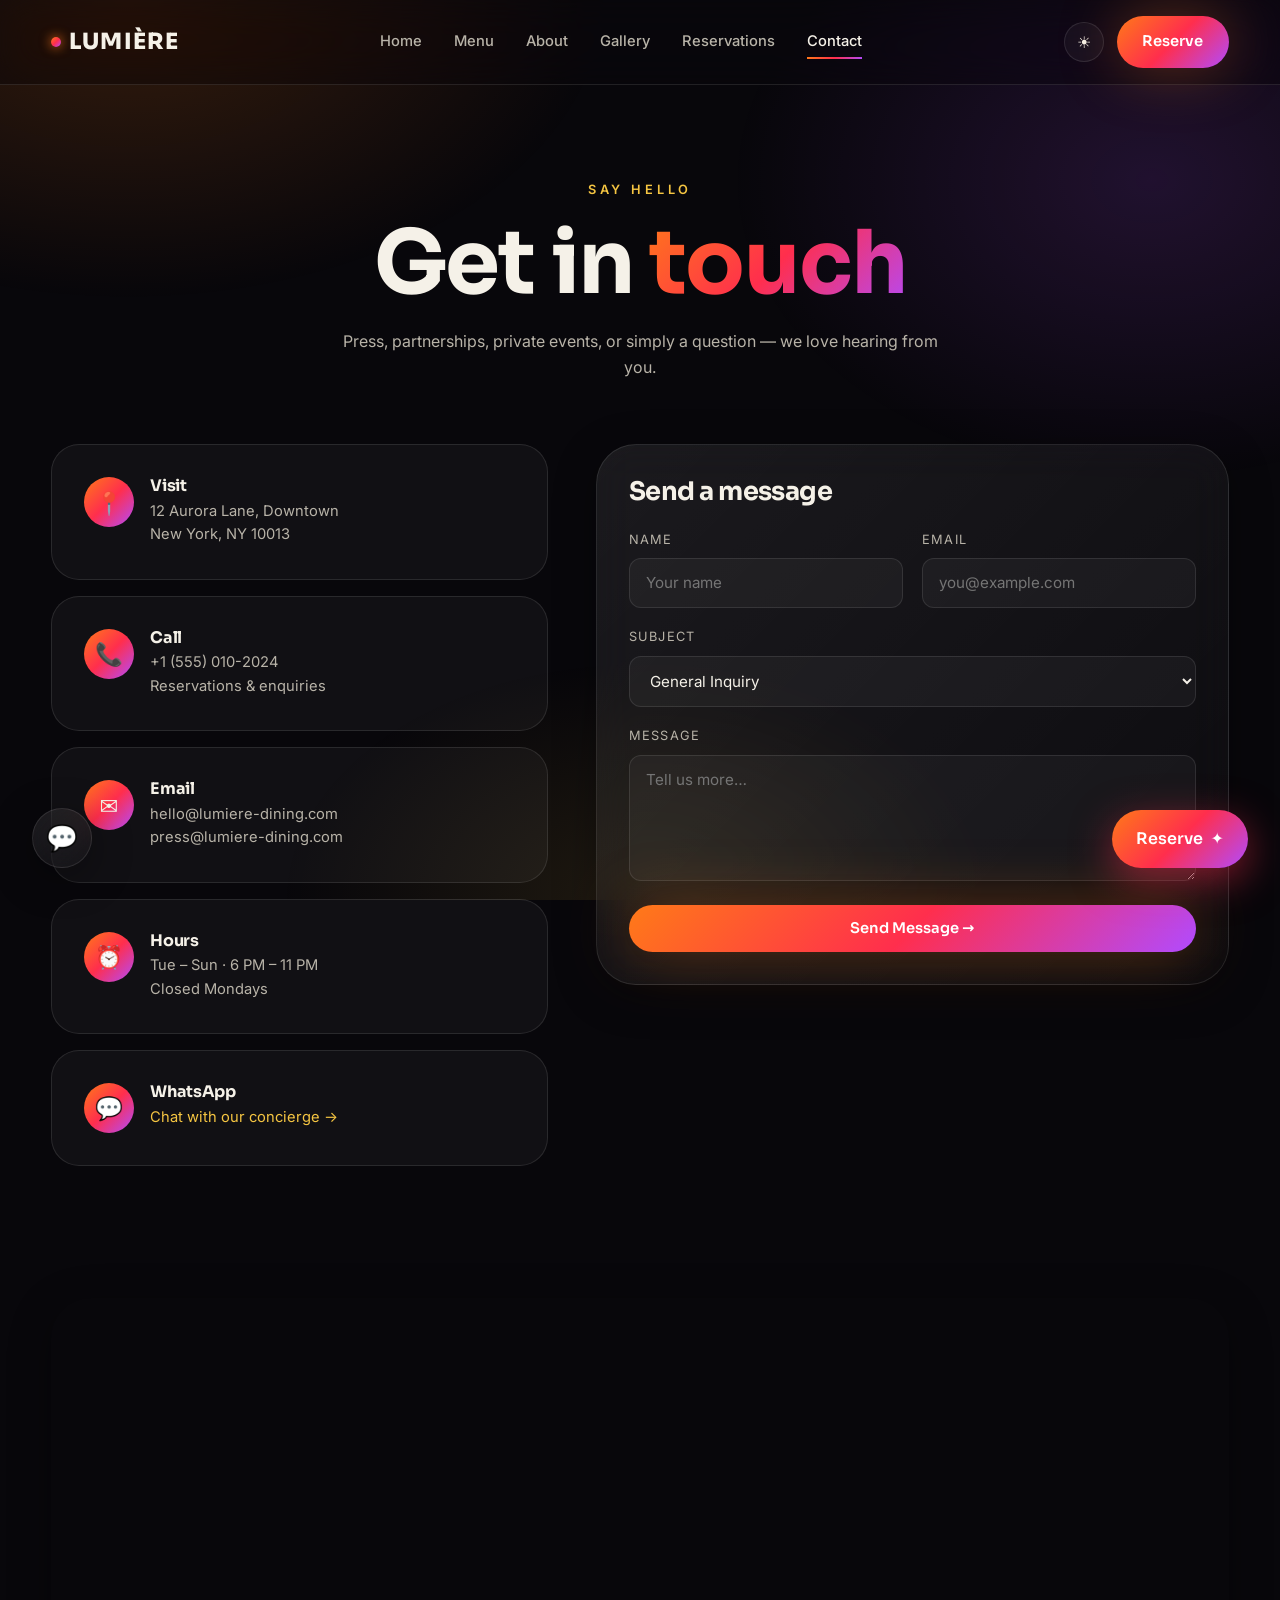
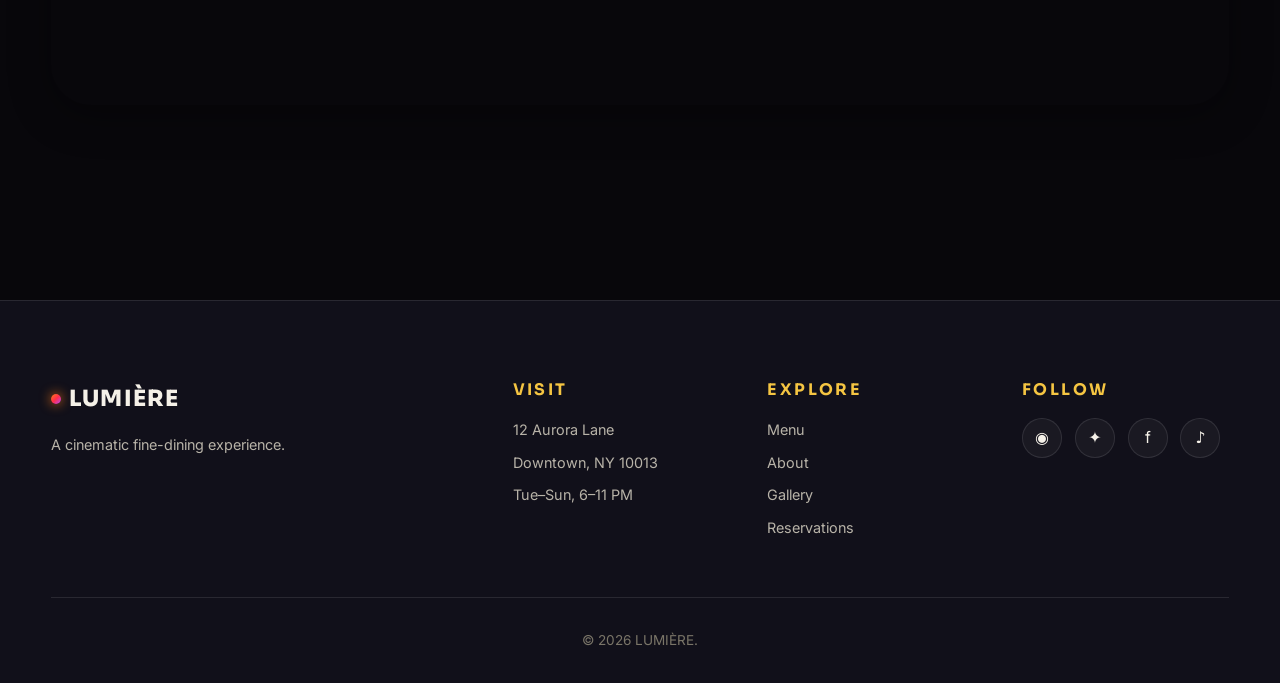
<file: contact.html>
<!DOCTYPE html>
<html lang="en">
<head>
<meta charset="UTF-8" />
<meta name="viewport" content="width=device-width, initial-scale=1.0" />
<title>Contact — LUMIÈRE</title>
<meta name="description" content="Find us, call us, message us. LUMIÈRE — 12 Aurora Lane, Downtown NY." />
<meta property="og:title" content="Contact LUMIÈRE" />
<meta property="og:description" content="Location, hours, and direct contact." />
<link rel="preconnect" href="https://fonts.googleapis.com" />
<link href="https://fonts.googleapis.com/css2?family=Sora:wght@400;600;700;800&family=Inter:wght@300;400;500;600;700&display=swap" rel="stylesheet" />
<link rel="stylesheet" href="style.css" />
</head>
<body>

<div class="loader"><div class="loader-logo">LUMIÈRE</div></div>

<nav class="navbar">
  <div class="container nav-inner">
    <a href="index.html" class="logo"><span class="logo-dot"></span>LUMIÈRE</a>
    <div class="nav-links">
      <a href="index.html">Home</a><a href="menu.html">Menu</a><a href="about.html">About</a><a href="gallery.html">Gallery</a><a href="reservations.html">Reservations</a><a href="contact.html">Contact</a>
    </div>
    <div class="nav-actions">
      <button class="theme-toggle">☀</button>
      <a href="reservations.html" class="btn btn-primary">Reserve</a>
      <button class="hamburger">☰</button>
    </div>
  </div>
</nav>

<header class="page-header">
  <div class="container">
    <span class="eyebrow">Say Hello</span>
    <h1>Get in <span class="gradient-text">touch</span></h1>
    <p>Press, partnerships, private events, or simply a question — we love hearing from you.</p>
  </div>
</header>

<section class="section" style="padding-top:0;">
  <div class="container contact-grid">
    <div>
      <div class="info-card reveal"><div class="ico">📍</div><div><h4>Visit</h4><p>12 Aurora Lane, Downtown<br/>New York, NY 10013</p></div></div>
      <div class="info-card reveal"><div class="ico">📞</div><div><h4>Call</h4><p>+1 (555) 010-2024<br/>Reservations & enquiries</p></div></div>
      <div class="info-card reveal"><div class="ico">✉</div><div><h4>Email</h4><p>hello@lumiere-dining.com<br/>press@lumiere-dining.com</p></div></div>
      <div class="info-card reveal"><div class="ico">⏰</div><div><h4>Hours</h4><p>Tue – Sun · 6 PM – 11 PM<br/>Closed Mondays</p></div></div>
      <div class="info-card reveal"><div class="ico">💬</div><div><h4>WhatsApp</h4><p><a href="https://wa.me/15550102024" style="color:var(--gold);">Chat with our concierge →</a></p></div></div>
    </div>
    <div>
      <form id="contact-form" class="form-card reveal" style="padding:2rem;">
        <h3 style="margin-bottom:1.5rem;">Send a message</h3>
        <div class="form-grid">
          <div class="field"><label>Name</label><input type="text" required placeholder="Your name" /></div>
          <div class="field"><label>Email</label><input type="email" required placeholder="you@example.com" /></div>
          <div class="field full"><label>Subject</label>
            <select required>
              <option>General Inquiry</option>
              <option>Private Event</option>
              <option>Press / Media</option>
              <option>Partnerships</option>
              <option>Feedback</option>
            </select>
          </div>
          <div class="field full"><label>Message</label><textarea required placeholder="Tell us more…" rows="5"></textarea></div>
        </div>
        <button type="submit" class="btn btn-primary" style="margin-top:1.5rem; width:100%;">Send Message →</button>
      </form>
    </div>
  </div>
</section>

<section class="section" style="padding-top:0;">
  <div class="container reveal" style="border-radius:var(--r-xl); overflow:hidden; box-shadow:var(--shadow-soft);">
    <iframe class="map" src="https://www.openstreetmap.org/export/embed.html?bbox=-74.011%2C40.715%2C-74.001%2C40.722&layer=mapnik" allowfullscreen></iframe>
  </div>
</section>

<footer class="footer">
  <div class="container">
    <div class="footer-grid">
      <div><a href="index.html" class="logo"><span class="logo-dot"></span>LUMIÈRE</a><p style="margin-top:1rem; max-width:320px;">A cinematic fine-dining experience.</p></div>
      <div><h4>Visit</h4><ul><li>12 Aurora Lane</li><li>Downtown, NY 10013</li><li>Tue–Sun, 6–11 PM</li></ul></div>
      <div><h4>Explore</h4><ul><li><a href="menu.html">Menu</a></li><li><a href="about.html">About</a></li><li><a href="gallery.html">Gallery</a></li><li><a href="reservations.html">Reservations</a></li></ul></div>
      <div><h4>Follow</h4><div class="socials"><a href="#">◉</a><a href="#">✦</a><a href="#">f</a><a href="#">♪</a></div></div>
    </div>
    <div class="footer-bot">© 2026 LUMIÈRE.</div>
  </div>
</footer>

<a class="float-reserve" href="reservations.html"><span>Reserve</span> ✦</a>
<div class="chatbot">
  <button class="chatbot-btn">💬</button>
  <div class="chatbot-panel">
    <div class="chatbot-head"><strong>Concierge</strong><button style="background:none;border:0;color:#fff;font-size:1.3rem;cursor:pointer;">×</button></div>
    <div class="chatbot-body"><div class="msg bot">Hi! How can we help you today?</div></div>
    <div class="chatbot-input"><input type="text" placeholder="Type a message…" /><button>↑</button></div>
  </div>
</div>

<script src="script.js"></script>
</body>
</html>
</file>
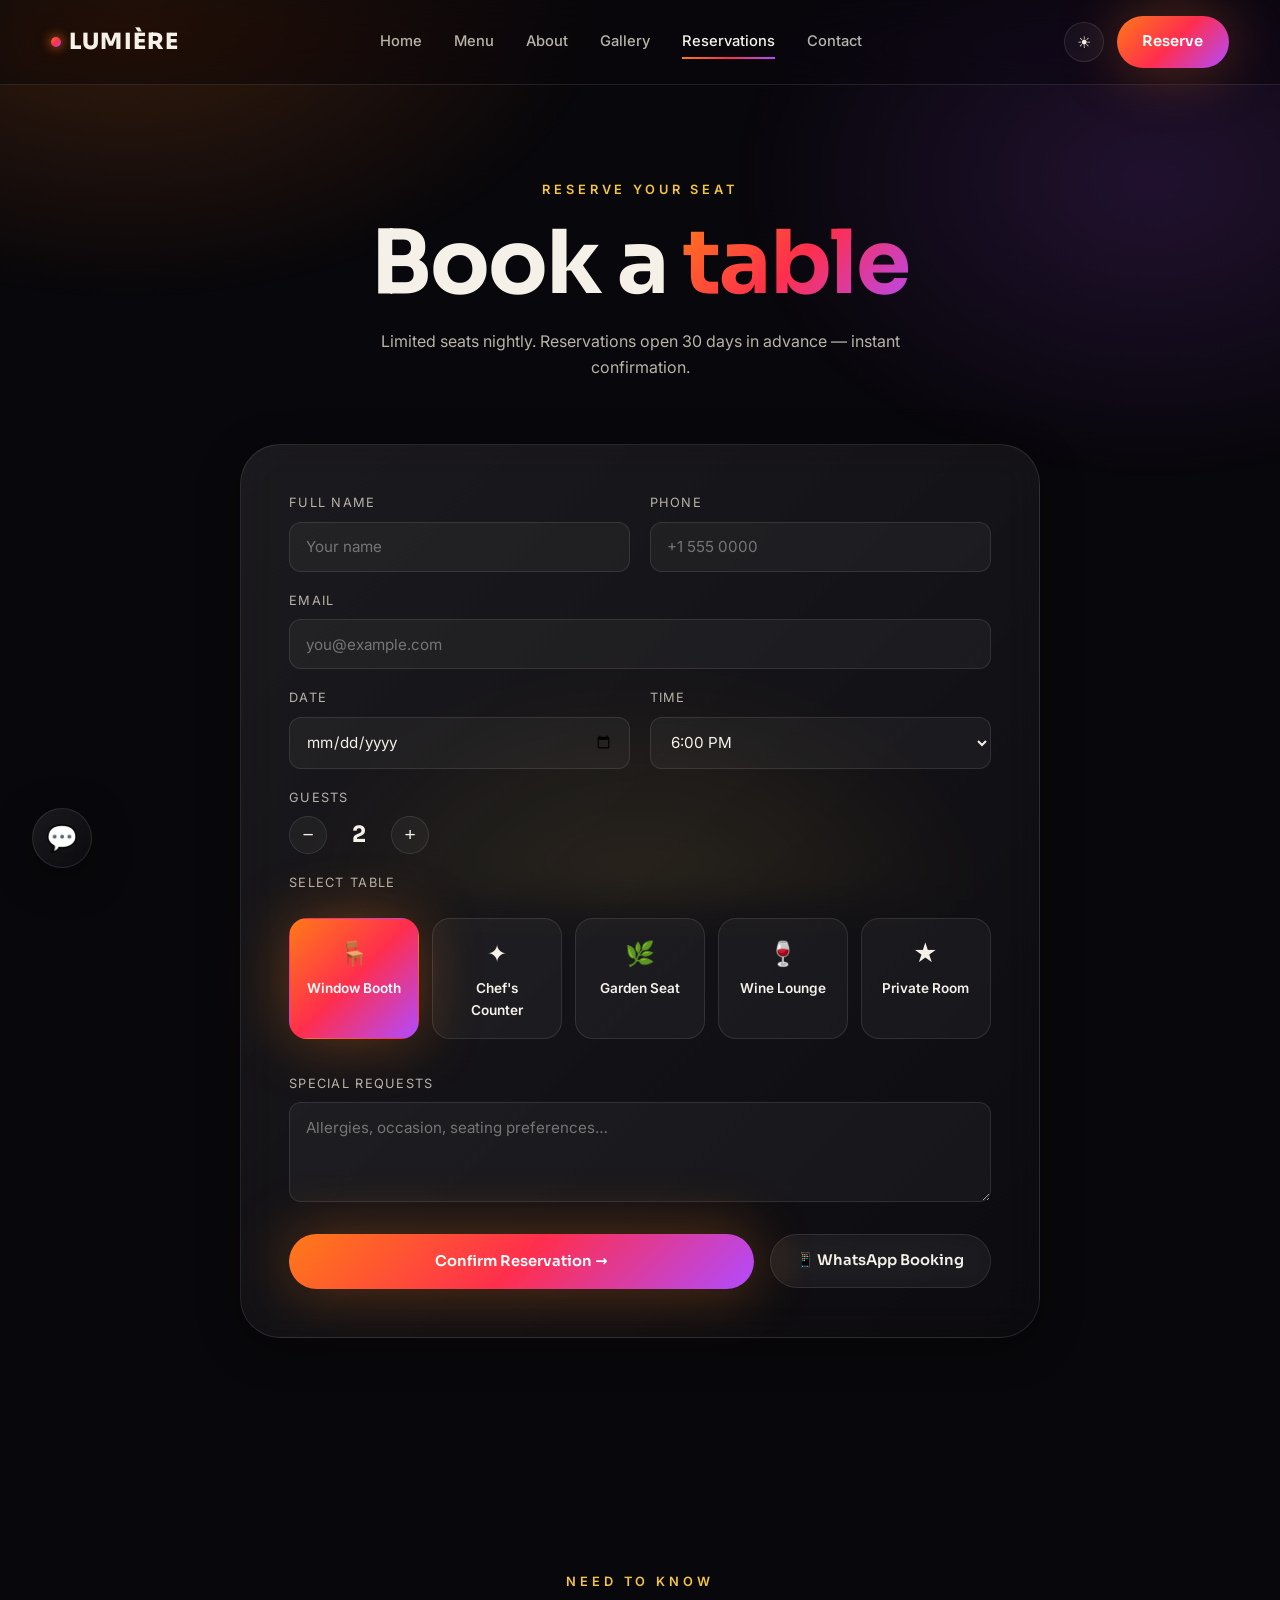
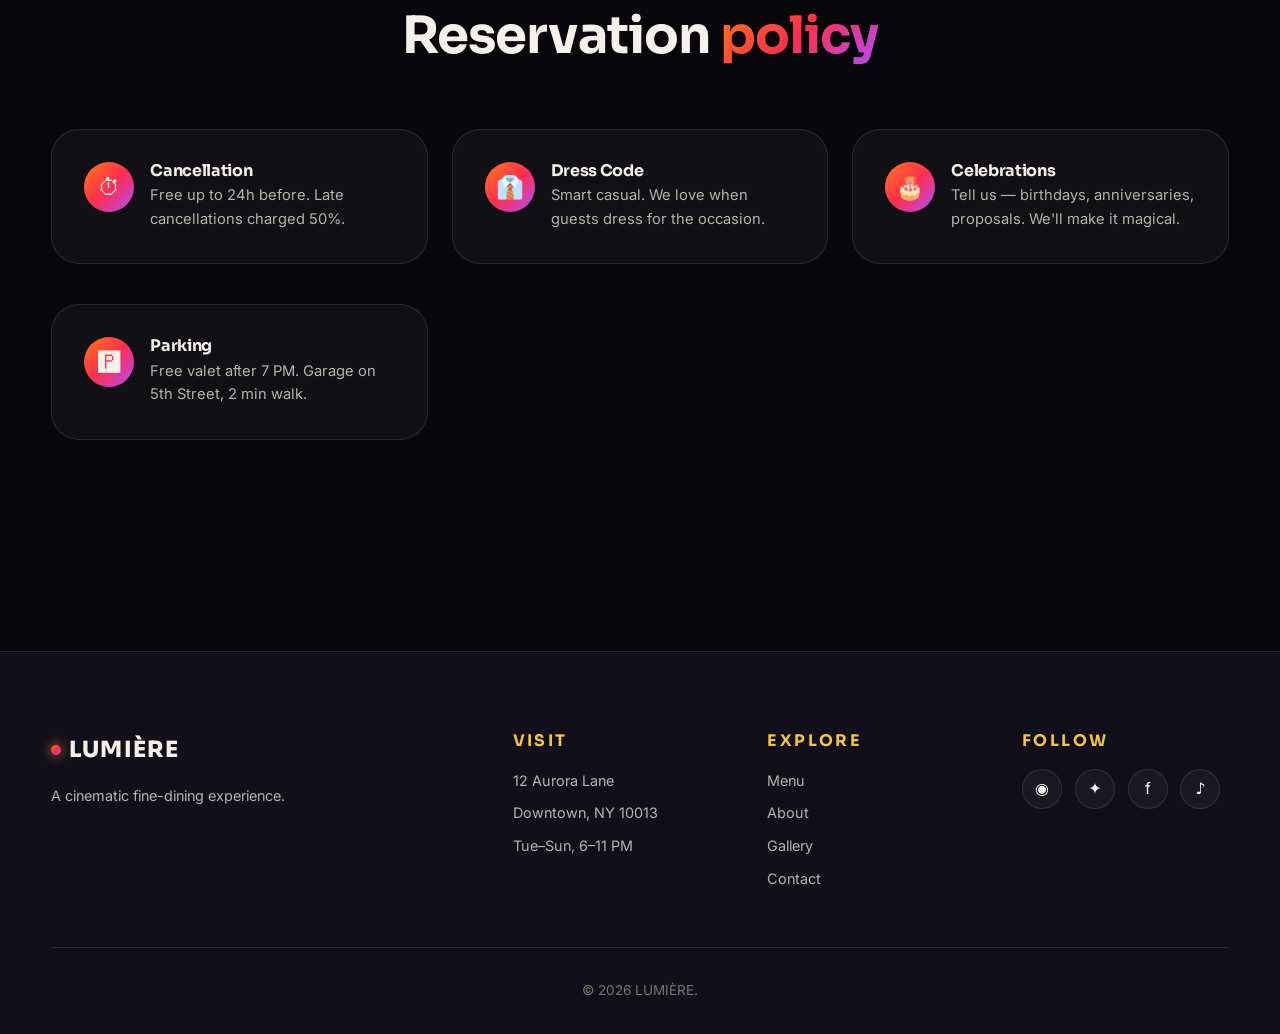
<file: reservations.html>
<!DOCTYPE html>
<html lang="en">
<head>
<meta charset="UTF-8" />
<meta name="viewport" content="width=device-width, initial-scale=1.0" />
<title>Reservations — LUMIÈRE</title>
<meta name="description" content="Reserve your table at LUMIÈRE. Instant confirmation, table selection, and WhatsApp booking." />
<meta property="og:title" content="Reserve at LUMIÈRE" />
<meta property="og:description" content="Book your cinematic dining experience." />
<link rel="preconnect" href="https://fonts.googleapis.com" />
<link href="https://fonts.googleapis.com/css2?family=Sora:wght@400;600;700;800&family=Inter:wght@300;400;500;600;700&display=swap" rel="stylesheet" />
<link rel="stylesheet" href="style.css" />
</head>
<body>

<div class="loader"><div class="loader-logo">LUMIÈRE</div></div>

<nav class="navbar">
  <div class="container nav-inner">
    <a href="index.html" class="logo"><span class="logo-dot"></span>LUMIÈRE</a>
    <div class="nav-links">
      <a href="index.html">Home</a><a href="menu.html">Menu</a><a href="about.html">About</a><a href="gallery.html">Gallery</a><a href="reservations.html">Reservations</a><a href="contact.html">Contact</a>
    </div>
    <div class="nav-actions">
      <button class="theme-toggle">☀</button>
      <a href="reservations.html" class="btn btn-primary">Reserve</a>
      <button class="hamburger">☰</button>
    </div>
  </div>
</nav>

<header class="page-header">
  <div class="container">
    <span class="eyebrow">Reserve Your Seat</span>
    <h1>Book a <span class="gradient-text">table</span></h1>
    <p>Limited seats nightly. Reservations open 30 days in advance — instant confirmation.</p>
  </div>
</header>

<section class="section" style="padding-top:0;">
  <div class="container">
    <form id="reservation-form" class="form-card reveal">
      <div class="form-grid">
        <div class="field"><label>Full Name</label><input type="text" required placeholder="Your name" /></div>
        <div class="field"><label>Phone</label><input type="tel" required placeholder="+1 555 0000" /></div>
        <div class="field full"><label>Email</label><input type="email" required placeholder="you@example.com" /></div>
        <div class="field"><label>Date</label><input type="date" required /></div>
        <div class="field"><label>Time</label>
          <select required>
            <option>6:00 PM</option><option>6:30 PM</option><option>7:00 PM</option>
            <option>7:30 PM</option><option>8:00 PM</option><option>8:30 PM</option>
            <option>9:00 PM</option><option>9:30 PM</option>
          </select>
        </div>
        <div class="field full">
          <label>Guests</label>
          <div class="counter">
            <button type="button" class="minus">−</button>
            <span>2</span>
            <button type="button" class="plus">+</button>
          </div>
        </div>
        <div class="field full">
          <label>Select Table</label>
          <div class="tables">
            <div class="table-opt sel"><div class="ico">🪑</div><div class="lbl">Window Booth</div></div>
            <div class="table-opt"><div class="ico">✦</div><div class="lbl">Chef's Counter</div></div>
            <div class="table-opt"><div class="ico">🌿</div><div class="lbl">Garden Seat</div></div>
            <div class="table-opt"><div class="ico">🍷</div><div class="lbl">Wine Lounge</div></div>
            <div class="table-opt"><div class="ico">★</div><div class="lbl">Private Room</div></div>
          </div>
        </div>
        <div class="field full"><label>Special Requests</label><textarea placeholder="Allergies, occasion, seating preferences…"></textarea></div>
      </div>
      <div style="display:flex; gap:1rem; flex-wrap:wrap; margin-top:2rem;">
        <button type="submit" class="btn btn-primary" style="flex:1; min-width:200px;">Confirm Reservation →</button>
        <a href="https://wa.me/15550000000" target="_blank" class="btn btn-ghost">📱 WhatsApp Booking</a>
      </div>
    </form>
  </div>
</section>

<section class="section">
  <div class="container">
    <div class="section-head reveal">
      <span class="eyebrow">Need to Know</span>
      <h2>Reservation <span class="gradient-text">policy</span></h2>
    </div>
    <div class="dish-grid">
      <div class="info-card reveal"><div class="ico">⏱</div><div><h4>Cancellation</h4><p>Free up to 24h before. Late cancellations charged 50%.</p></div></div>
      <div class="info-card reveal"><div class="ico">👔</div><div><h4>Dress Code</h4><p>Smart casual. We love when guests dress for the occasion.</p></div></div>
      <div class="info-card reveal"><div class="ico">🎂</div><div><h4>Celebrations</h4><p>Tell us — birthdays, anniversaries, proposals. We'll make it magical.</p></div></div>
      <div class="info-card reveal"><div class="ico">🅿</div><div><h4>Parking</h4><p>Free valet after 7 PM. Garage on 5th Street, 2 min walk.</p></div></div>
    </div>
  </div>
</section>

<footer class="footer">
  <div class="container">
    <div class="footer-grid">
      <div><a href="index.html" class="logo"><span class="logo-dot"></span>LUMIÈRE</a><p style="margin-top:1rem; max-width:320px;">A cinematic fine-dining experience.</p></div>
      <div><h4>Visit</h4><ul><li>12 Aurora Lane</li><li>Downtown, NY 10013</li><li>Tue–Sun, 6–11 PM</li></ul></div>
      <div><h4>Explore</h4><ul><li><a href="menu.html">Menu</a></li><li><a href="about.html">About</a></li><li><a href="gallery.html">Gallery</a></li><li><a href="contact.html">Contact</a></li></ul></div>
      <div><h4>Follow</h4><div class="socials"><a href="#">◉</a><a href="#">✦</a><a href="#">f</a><a href="#">♪</a></div></div>
    </div>
    <div class="footer-bot">© 2026 LUMIÈRE.</div>
  </div>
</footer>

<div class="chatbot">
  <button class="chatbot-btn">💬</button>
  <div class="chatbot-panel">
    <div class="chatbot-head"><strong>Concierge</strong><button style="background:none;border:0;color:#fff;font-size:1.3rem;cursor:pointer;">×</button></div>
    <div class="chatbot-body"><div class="msg bot">Need help booking? I can guide you through every step.</div></div>
    <div class="chatbot-input"><input type="text" placeholder="Type a message…" /><button>↑</button></div>
  </div>
</div>

<script src="script.js"></script>
</body>
</html>
</file>
<file: style.css>
/* ============================================
   LUMIÈRE — Futuristic Restaurant Stylesheet
   ============================================ */
:root {
  --bg: #08070b;
  --bg-2: #11101a;
  --surface: rgba(255, 255, 255, 0.04);
  --surface-2: rgba(255, 255, 255, 0.08);
  --border: rgba(255, 255, 255, 0.10);
  --text: #f5f1e8;
  --text-dim: #b8b3a8;
  --muted: #7a7568;
  --orange: #ff7a18;
  --gold: #f5c542;
  --red: #ff2e4d;
  --neon: #b14bff;
  --cream: #f8e8c8;
  --grad-warm: linear-gradient(135deg, #ff7a18 0%, #ff2e4d 50%, #b14bff 100%);
  --grad-gold: linear-gradient(135deg, #f5c542 0%, #ff7a18 100%);
  --grad-glass: linear-gradient(135deg, rgba(255,255,255,.08), rgba(255,255,255,.02));
  --shadow-soft: 0 10px 40px rgba(0,0,0,.35);
  --shadow-glow: 0 0 60px rgba(255,122,24,.35);
  --r-sm: 12px;
  --r-md: 18px;
  --r-lg: 28px;
  --r-xl: 40px;
  --font-display: "Sora", "Poppins", system-ui, sans-serif;
  --font-body: "Inter", "Poppins", system-ui, sans-serif;
}

/* Light mode */
body.light {
  --bg: #faf7f1;
  --bg-2: #f1ece1;
  --surface: rgba(0, 0, 0, 0.04);
  --surface-2: rgba(0, 0, 0, 0.07);
  --border: rgba(0, 0, 0, 0.10);
  --text: #1a1714;
  --text-dim: #4a463e;
  --muted: #8a8478;
  --grad-glass: linear-gradient(135deg, rgba(255,255,255,.7), rgba(255,255,255,.3));
}

* { box-sizing: border-box; margin: 0; padding: 0; }
html { scroll-behavior: smooth; }
body {
  background: var(--bg);
  color: var(--text);
  font-family: var(--font-body);
  line-height: 1.6;
  overflow-x: hidden;
  min-height: 100vh;
  transition: background .4s ease, color .4s ease;
}

/* Ambient glow bg */
body::before {
  content: "";
  position: fixed;
  inset: 0;
  background:
    radial-gradient(800px 500px at 10% 0%, rgba(255,122,24,.18), transparent 60%),
    radial-gradient(700px 500px at 90% 20%, rgba(177,75,255,.15), transparent 60%),
    radial-gradient(600px 400px at 50% 100%, rgba(245,197,66,.10), transparent 60%);
  z-index: -1;
  pointer-events: none;
}

img { max-width: 100%; display: block; }
a { color: inherit; text-decoration: none; }

/* Typography */
h1, h2, h3, h4 { font-family: var(--font-display); font-weight: 700; letter-spacing: -.02em; line-height: 1.1; }
h1 { font-size: clamp(2.5rem, 6vw, 5.5rem); }
h2 { font-size: clamp(2rem, 4vw, 3.5rem); }
h3 { font-size: clamp(1.3rem, 2vw, 1.7rem); }
.eyebrow {
  display: inline-block;
  font-size: .8rem;
  letter-spacing: .3em;
  text-transform: uppercase;
  color: var(--gold);
  font-weight: 600;
  margin-bottom: 1rem;
}
.gradient-text {
  background: var(--grad-warm);
  -webkit-background-clip: text;
  background-clip: text;
  color: transparent;
}

/* Layout */
.container { width: min(1280px, 92%); margin: 0 auto; }
.section { padding: clamp(4rem, 9vw, 8rem) 0; position: relative; }

/* ============ NAVBAR ============ */
.navbar {
  position: fixed;
  top: 0; left: 0; right: 0;
  z-index: 100;
  padding: 1rem 0;
  background: rgba(8,7,11,.5);
  backdrop-filter: blur(20px) saturate(160%);
  -webkit-backdrop-filter: blur(20px) saturate(160%);
  border-bottom: 1px solid var(--border);
  transition: all .3s ease;
}
body.light .navbar { background: rgba(250,247,241,.7); }
.navbar.scrolled { padding: .6rem 0; }
.nav-inner { display: flex; align-items: center; justify-content: space-between; gap: 2rem; }
.logo {
  font-family: var(--font-display);
  font-weight: 800;
  font-size: 1.4rem;
  letter-spacing: .05em;
  display: flex; align-items: center; gap: .5rem;
}
.logo-dot {
  width: 10px; height: 10px;
  border-radius: 50%;
  background: var(--grad-warm);
  box-shadow: 0 0 12px var(--orange);
  animation: pulse 2s ease-in-out infinite;
}
@keyframes pulse {
  0%, 100% { transform: scale(1); opacity: 1; }
  50% { transform: scale(1.3); opacity: .7; }
}
.nav-links { display: flex; gap: 2rem; align-items: center; }
.nav-links a {
  font-size: .92rem;
  font-weight: 500;
  color: var(--text-dim);
  position: relative;
  padding: .3rem 0;
  transition: color .2s;
}
.nav-links a::after {
  content: "";
  position: absolute; bottom: 0; left: 0;
  width: 0; height: 2px;
  background: var(--grad-warm);
  transition: width .3s ease;
}
.nav-links a:hover, .nav-links a.active { color: var(--text); }
.nav-links a:hover::after, .nav-links a.active::after { width: 100%; }
.nav-actions { display: flex; align-items: center; gap: .8rem; }
.theme-toggle {
  width: 40px; height: 40px;
  border-radius: 50%;
  border: 1px solid var(--border);
  background: var(--surface);
  color: var(--text);
  cursor: pointer;
  display: grid; place-items: center;
  transition: all .2s;
  font-size: 1rem;
}
.theme-toggle:hover { background: var(--surface-2); transform: rotate(20deg); }
.hamburger {
  display: none;
  width: 40px; height: 40px;
  border-radius: 50%;
  border: 1px solid var(--border);
  background: var(--surface);
  color: var(--text);
  cursor: pointer;
  font-size: 1.2rem;
}

/* Buttons */
.btn {
  display: inline-flex; align-items: center; justify-content: center; gap: .5rem;
  padding: .9rem 1.6rem;
  border-radius: 999px;
  font-family: var(--font-display);
  font-weight: 600;
  font-size: .92rem;
  cursor: pointer;
  border: none;
  transition: transform .2s ease, box-shadow .3s ease, background .3s ease;
  white-space: nowrap;
}
.btn-primary {
  background: var(--grad-warm);
  color: #fff;
  box-shadow: var(--shadow-glow);
}
.btn-primary:hover { transform: translateY(-2px); box-shadow: 0 0 80px rgba(255,46,77,.5); }
.btn-ghost {
  background: var(--surface);
  color: var(--text);
  border: 1px solid var(--border);
  backdrop-filter: blur(10px);
}
.btn-ghost:hover { background: var(--surface-2); transform: translateY(-2px); }
.btn-gold {
  background: var(--grad-gold);
  color: #1a1714;
}
.btn-gold:hover { transform: translateY(-2px); box-shadow: 0 10px 30px rgba(245,197,66,.4); }

/* ============ HERO ============ */
.hero {
  position: relative;
  min-height: 100vh;
  display: flex;
  align-items: center;
  overflow: hidden;
  padding-top: 80px;
}
.hero-video, .hero-bg {
  position: absolute;
  inset: 0;
  width: 100%;
  height: 100%;
  object-fit: cover;
  z-index: -2;
}
.hero-overlay {
  position: absolute; inset: 0;
  background: linear-gradient(180deg, rgba(8,7,11,.4) 0%, rgba(8,7,11,.75) 60%, var(--bg) 100%);
  z-index: -1;
}
.hero-content { max-width: 900px; }
.hero h1 {
  font-size: clamp(3rem, 8vw, 7rem);
  font-weight: 800;
  margin: 1rem 0 1.5rem;
}
.hero h1 .line { display: block; opacity: 0; transform: translateY(30px); animation: rise .9s ease forwards; }
.hero h1 .line:nth-child(2) { animation-delay: .15s; }
.hero h1 .line:nth-child(3) { animation-delay: .3s; }
@keyframes rise { to { opacity: 1; transform: translateY(0); } }
.hero p {
  font-size: clamp(1rem, 1.4vw, 1.2rem);
  color: var(--text-dim);
  max-width: 600px;
  margin-bottom: 2.5rem;
  opacity: 0; animation: rise .9s ease .45s forwards;
}
.hero-cta { display: flex; gap: .8rem; flex-wrap: wrap; opacity: 0; animation: rise .9s ease .6s forwards; }

.hero-stats {
  position: absolute;
  bottom: 8rem; right: 5%;
  display: flex; gap: 2rem;
  padding: 1.2rem 1.8rem;
  background: var(--grad-glass);
  backdrop-filter: blur(20px);
  border: 1px solid var(--border);
  border-radius: var(--r-md);
  opacity: 0; animation: rise .9s ease 1s forwards;
}
.hero-stats .stat strong { display: block; font-family: var(--font-display); font-size: 1.6rem; background: var(--grad-gold); -webkit-background-clip: text; background-clip: text; color: transparent; }
.hero-stats .stat span { font-size: .75rem; color: var(--text-dim); letter-spacing: .15em; text-transform: uppercase; }

.scroll-cue {
  position: absolute; bottom: 2rem; left: 50%;
  transform: translateX(-50%);
  font-size: .7rem; letter-spacing: .3em; text-transform: uppercase;
  color: var(--text-dim);
  display: flex; flex-direction: column; align-items: center; gap: .6rem;
}
.scroll-cue::after {
  content: ""; width: 1px; height: 40px;
  background: linear-gradient(180deg, var(--gold), transparent);
  animation: scrollPulse 1.8s ease-in-out infinite;
}
@keyframes scrollPulse { 0%,100% { opacity: .3; } 50% { opacity: 1; } }

/* Section heads */
.section-head { text-align: center; max-width: 700px; margin: 0 auto 4rem; }
.section-head p { color: var(--text-dim); margin-top: 1rem; }

/* ============ DISH CARDS ============ */
.dish-grid {
  display: grid;
  grid-template-columns: repeat(auto-fit, minmax(280px, 1fr));
  gap: 1.5rem;
}
.dish {
  position: relative;
  background: var(--surface);
  border: 1px solid var(--border);
  border-radius: var(--r-lg);
  overflow: hidden;
  cursor: pointer;
  transition: transform .4s ease, border-color .3s, box-shadow .3s;
}
.dish:hover { transform: translateY(-6px); border-color: var(--orange); box-shadow: var(--shadow-glow); }
.dish-img {
  position: relative;
  aspect-ratio: 4/3;
  overflow: hidden;
}
.dish-img img { width: 100%; height: 100%; object-fit: cover; transition: transform .8s ease; }
.dish:hover .dish-img img { transform: scale(1.12); }
.dish-img::after {
  content: ""; position: absolute; inset: 0;
  background: linear-gradient(180deg, transparent 50%, rgba(8,7,11,.8));
  pointer-events: none;
}
.dish-tag {
  position: absolute; top: 1rem; left: 1rem;
  padding: .35rem .8rem;
  background: var(--grad-warm);
  border-radius: 999px;
  font-size: .7rem;
  font-weight: 600;
  letter-spacing: .1em;
  text-transform: uppercase;
  z-index: 2;
  color: #fff;
}
.dish-body { padding: 1.4rem; }
.dish-head { display: flex; justify-content: space-between; align-items: start; gap: 1rem; margin-bottom: .6rem; }
.dish h3 { font-size: 1.25rem; }
.dish-price { font-family: var(--font-display); font-weight: 700; color: var(--gold); font-size: 1.1rem; white-space: nowrap; }
.dish-desc { color: var(--text-dim); font-size: .9rem; margin-bottom: 1rem; }
.dish-meta { display: flex; align-items: center; justify-content: space-between; }
.rating { display: flex; gap: .15rem; color: var(--gold); font-size: .85rem; }
.spice { display: flex; gap: .15rem; }
.spice span { font-size: .85rem; opacity: .25; }
.spice span.on { opacity: 1; }
.add-btn {
  width: 38px; height: 38px;
  border-radius: 50%;
  background: var(--grad-warm);
  border: none;
  color: #fff;
  font-size: 1.2rem; line-height: 1;
  cursor: pointer;
  transition: transform .2s;
}
.add-btn:hover { transform: rotate(90deg) scale(1.1); }

/* ============ CHEF ============ */
.chef {
  display: grid;
  grid-template-columns: 1fr 1fr;
  gap: 4rem;
  align-items: center;
}
.chef-img {
  position: relative;
  border-radius: var(--r-xl);
  overflow: hidden;
  aspect-ratio: 4/5;
}
.chef-img img { width: 100%; height: 100%; object-fit: cover; }
.chef-img::before {
  content: "";
  position: absolute; inset: -2px;
  background: var(--grad-warm);
  border-radius: var(--r-xl);
  z-index: -1;
  filter: blur(30px);
  opacity: .5;
}
.chef-badge {
  position: absolute; bottom: 1.5rem; left: 1.5rem;
  padding: 1rem 1.4rem;
  background: var(--grad-glass);
  backdrop-filter: blur(20px);
  border: 1px solid var(--border);
  border-radius: var(--r-md);
}
.chef-badge strong { display: block; font-family: var(--font-display); font-size: 1.2rem; }
.chef-badge span { font-size: .8rem; color: var(--gold); letter-spacing: .15em; text-transform: uppercase; }
.chef-content h2 { margin: 1rem 0 1.5rem; }
.chef-content p { color: var(--text-dim); margin-bottom: 1rem; }
.chef-quote {
  font-family: var(--font-display);
  font-style: italic;
  font-size: 1.3rem;
  color: var(--cream);
  padding: 1.5rem 0 1.5rem 1.5rem;
  border-left: 3px solid var(--gold);
  margin: 2rem 0;
}

/* ============ TESTIMONIALS ============ */
.testi-wrap { position: relative; overflow: hidden; }
.testi-track {
  display: flex;
  gap: 1.5rem;
  transition: transform .6s cubic-bezier(.22,1,.36,1);
}
.testi {
  flex: 0 0 calc((100% - 3rem) / 3);
  padding: 2rem;
  background: var(--grad-glass);
  backdrop-filter: blur(20px);
  border: 1px solid var(--border);
  border-radius: var(--r-lg);
}
.testi-stars { color: var(--gold); margin-bottom: 1rem; }
.testi-text { font-size: 1.02rem; color: var(--text); margin-bottom: 1.5rem; line-height: 1.6; }
.testi-author { display: flex; align-items: center; gap: 1rem; }
.testi-avatar { width: 48px; height: 48px; border-radius: 50%; object-fit: cover; }
.testi-author strong { display: block; font-family: var(--font-display); }
.testi-author span { font-size: .8rem; color: var(--text-dim); }
.testi-nav { display: flex; justify-content: center; gap: .5rem; margin-top: 2rem; }
.testi-dot { width: 30px; height: 4px; border-radius: 2px; background: var(--surface-2); border: none; cursor: pointer; transition: background .3s; }
.testi-dot.active { background: var(--grad-warm); }

/* ============ INSTA / SHOWCASE GRID ============ */
.insta-grid {
  display: grid;
  grid-template-columns: repeat(4, 1fr);
  gap: .8rem;
}
.insta-grid .insta {
  aspect-ratio: 1;
  overflow: hidden;
  border-radius: var(--r-md);
  position: relative;
  cursor: pointer;
}
.insta img { width: 100%; height: 100%; object-fit: cover; transition: transform .6s; }
.insta:hover img { transform: scale(1.15); }
.insta::after {
  content: "♥";
  position: absolute; inset: 0;
  display: grid; place-items: center;
  background: rgba(255,46,77,.6);
  color: #fff; font-size: 2rem;
  opacity: 0; transition: opacity .3s;
}
.insta:hover::after { opacity: 1; }

/* ============ EVENTS BANNER ============ */
.event-banner {
  position: relative;
  padding: 3rem;
  border-radius: var(--r-xl);
  overflow: hidden;
  background: linear-gradient(120deg, #1a0a2e 0%, #2d0a3a 50%, #4a0e2b 100%);
  border: 1px solid var(--border);
  display: grid;
  grid-template-columns: 1fr auto;
  gap: 2rem;
  align-items: center;
}
.event-banner::before {
  content: "";
  position: absolute;
  width: 400px; height: 400px;
  background: radial-gradient(circle, var(--neon), transparent 70%);
  top: -50%; right: -10%;
  filter: blur(40px);
  opacity: .4;
}
.event-banner > * { position: relative; z-index: 1; }
.event-banner h2 { margin-bottom: .8rem; }
.event-banner p { color: var(--text-dim); margin-bottom: 0; }

/* ============ FOOTER ============ */
.footer {
  padding: 5rem 0 2rem;
  border-top: 1px solid var(--border);
  background: var(--bg-2);
  margin-top: 5rem;
}
.footer-grid {
  display: grid;
  grid-template-columns: 2fr 1fr 1fr 1fr;
  gap: 3rem;
  margin-bottom: 3rem;
}
.footer h4 { font-size: 1rem; margin-bottom: 1.2rem; color: var(--gold); letter-spacing: .15em; text-transform: uppercase; }
.footer p, .footer li { color: var(--text-dim); font-size: .9rem; margin-bottom: .6rem; list-style: none; }
.footer li a:hover { color: var(--gold); }
.socials { display: flex; gap: .8rem; margin-top: 1rem; }
.socials a {
  width: 40px; height: 40px;
  border-radius: 50%;
  border: 1px solid var(--border);
  background: var(--surface);
  display: grid; place-items: center;
  transition: all .2s;
}
.socials a:hover { background: var(--grad-warm); transform: translateY(-3px); border-color: transparent; }
.footer-bot {
  padding-top: 2rem;
  border-top: 1px solid var(--border);
  text-align: center;
  color: var(--muted);
  font-size: .85rem;
}

/* ============ MENU PAGE ============ */
.page-header {
  padding: 11rem 0 4rem;
  text-align: center;
  position: relative;
}
.page-header h1 { font-size: clamp(3rem, 7vw, 5.5rem); margin-bottom: 1rem; }
.page-header p { color: var(--text-dim); max-width: 600px; margin: 0 auto; }
.menu-filters {
  display: flex; gap: .6rem; justify-content: center; flex-wrap: wrap;
  margin-bottom: 3rem;
}
.filter-btn {
  padding: .65rem 1.4rem;
  border-radius: 999px;
  border: 1px solid var(--border);
  background: var(--surface);
  color: var(--text-dim);
  font-family: var(--font-display);
  font-weight: 500;
  cursor: pointer;
  transition: all .25s;
  font-size: .88rem;
}
.filter-btn:hover { color: var(--text); background: var(--surface-2); }
.filter-btn.active {
  background: var(--grad-warm);
  color: #fff;
  border-color: transparent;
  box-shadow: 0 8px 22px rgba(255,122,24,.3);
}
.search-bar {
  position: relative;
  max-width: 500px;
  margin: 0 auto 2.5rem;
}
.search-bar input {
  width: 100%;
  padding: 1rem 1.4rem 1rem 3rem;
  background: var(--surface);
  border: 1px solid var(--border);
  border-radius: 999px;
  color: var(--text);
  font-family: var(--font-body);
  font-size: 1rem;
  transition: all .3s;
}
.search-bar input:focus { outline: none; border-color: var(--orange); background: var(--surface-2); }
.search-bar::before {
  content: "⌕"; position: absolute; left: 1.2rem; top: 50%;
  transform: translateY(-50%); font-size: 1.3rem; color: var(--muted);
}

/* ============ ABOUT TIMELINE ============ */
.story-grid {
  display: grid; grid-template-columns: 1.2fr 1fr; gap: 4rem; align-items: center; margin-bottom: 6rem;
}
.story-img { border-radius: var(--r-xl); overflow: hidden; aspect-ratio: 4/3; }
.story-img img { width: 100%; height: 100%; object-fit: cover; }
.timeline { position: relative; max-width: 800px; margin: 0 auto; padding-left: 3rem; }
.timeline::before {
  content: ""; position: absolute; left: 1rem; top: 0; bottom: 0;
  width: 2px; background: linear-gradient(180deg, var(--orange), var(--neon));
}
.tl-item { position: relative; margin-bottom: 3rem; }
.tl-item::before {
  content: ""; position: absolute; left: -2.4rem; top: .4rem;
  width: 14px; height: 14px; border-radius: 50%;
  background: var(--grad-warm);
  box-shadow: 0 0 0 4px var(--bg), 0 0 20px var(--orange);
}
.tl-year { font-family: var(--font-display); font-weight: 700; color: var(--gold); font-size: 1.5rem; margin-bottom: .3rem; }
.tl-item h3 { margin-bottom: .4rem; }
.tl-item p { color: var(--text-dim); }

.awards { display: grid; grid-template-columns: repeat(auto-fit, minmax(220px, 1fr)); gap: 1.5rem; }
.award {
  text-align: center;
  padding: 2rem 1.5rem;
  background: var(--surface);
  border: 1px solid var(--border);
  border-radius: var(--r-lg);
  transition: all .3s;
}
.award:hover { border-color: var(--gold); transform: translateY(-4px); }
.award .num {
  font-family: var(--font-display); font-weight: 700;
  font-size: 3rem;
  background: var(--grad-gold);
  -webkit-background-clip: text; background-clip: text; color: transparent;
}
.award h4 { color: var(--text); margin: .3rem 0; }
.award p { font-size: .85rem; color: var(--text-dim); }

/* ============ GALLERY MASONRY ============ */
.masonry {
  column-count: 3;
  column-gap: 1rem;
}
.masonry .ph {
  break-inside: avoid;
  margin-bottom: 1rem;
  border-radius: var(--r-md);
  overflow: hidden;
  position: relative;
  cursor: pointer;
}
.masonry .ph img { width: 100%; transition: transform .6s; }
.masonry .ph:hover img { transform: scale(1.08); }
.masonry .ph::after {
  content: "⛶"; position: absolute; inset: 0;
  display: grid; place-items: center;
  background: linear-gradient(180deg, transparent, rgba(8,7,11,.7));
  color: #fff; font-size: 2rem;
  opacity: 0; transition: opacity .3s;
}
.masonry .ph:hover::after { opacity: 1; }

.lightbox {
  position: fixed; inset: 0;
  background: rgba(8,7,11,.95);
  backdrop-filter: blur(20px);
  z-index: 200;
  display: none;
  align-items: center; justify-content: center;
  padding: 2rem;
}
.lightbox.open { display: flex; animation: fadeIn .3s ease; }
@keyframes fadeIn { from { opacity: 0; } to { opacity: 1; } }
.lightbox img { max-width: 90vw; max-height: 85vh; border-radius: var(--r-md); }
.lightbox-close {
  position: absolute; top: 2rem; right: 2rem;
  width: 50px; height: 50px;
  border-radius: 50%; border: 1px solid var(--border);
  background: var(--surface); color: var(--text);
  font-size: 1.5rem; cursor: pointer;
}

/* ============ FORMS / RESERVATIONS ============ */
.form-card {
  max-width: 800px; margin: 0 auto;
  padding: 3rem;
  background: var(--grad-glass);
  backdrop-filter: blur(20px);
  border: 1px solid var(--border);
  border-radius: var(--r-xl);
  box-shadow: var(--shadow-soft);
}
.form-grid { display: grid; grid-template-columns: 1fr 1fr; gap: 1.2rem; }
.form-grid .full { grid-column: 1 / -1; }
.field { display: flex; flex-direction: column; gap: .5rem; }
.field label { font-size: .8rem; color: var(--text-dim); letter-spacing: .1em; text-transform: uppercase; }
.field input, .field select, .field textarea {
  padding: .9rem 1rem;
  background: var(--surface);
  border: 1px solid var(--border);
  border-radius: var(--r-sm);
  color: var(--text);
  font-family: var(--font-body);
  font-size: .95rem;
  transition: all .25s;
}
.field input:focus, .field select:focus, .field textarea:focus {
  outline: none; border-color: var(--orange); background: var(--surface-2);
}
.field textarea { resize: vertical; min-height: 100px; }

.tables { display: grid; grid-template-columns: repeat(auto-fit, minmax(120px, 1fr)); gap: .8rem; margin: 1rem 0; }
.table-opt {
  padding: 1rem;
  border: 1px solid var(--border);
  background: var(--surface);
  border-radius: var(--r-md);
  text-align: center;
  cursor: pointer;
  transition: all .25s;
}
.table-opt:hover { border-color: var(--orange); }
.table-opt.sel {
  background: var(--grad-warm);
  border-color: transparent;
  color: #fff;
  box-shadow: var(--shadow-glow);
}
.table-opt .ico { font-size: 1.5rem; }
.table-opt .lbl { font-size: .85rem; font-weight: 600; margin-top: .3rem; }

.counter { display: flex; align-items: center; gap: 1rem; }
.counter button {
  width: 38px; height: 38px;
  border-radius: 50%;
  border: 1px solid var(--border);
  background: var(--surface);
  color: var(--text);
  font-size: 1.2rem;
  cursor: pointer;
}
.counter button:hover { background: var(--surface-2); }
.counter span { font-family: var(--font-display); font-weight: 700; font-size: 1.4rem; min-width: 2rem; text-align: center; }

/* ============ CONTACT ============ */
.contact-grid { display: grid; grid-template-columns: 1fr 1fr; gap: 3rem; }
.info-card {
  padding: 2rem;
  background: var(--surface);
  border: 1px solid var(--border);
  border-radius: var(--r-lg);
  margin-bottom: 1rem;
  display: flex; gap: 1rem; align-items: start;
  transition: all .3s;
}
.info-card:hover { border-color: var(--gold); transform: translateX(4px); }
.info-card .ico {
  width: 50px; height: 50px;
  border-radius: 50%;
  background: var(--grad-warm);
  display: grid; place-items: center;
  font-size: 1.4rem;
  flex-shrink: 0;
}
.info-card h4 { margin-bottom: .3rem; }
.info-card p { color: var(--text-dim); font-size: .92rem; }
.map {
  width: 100%; height: 100%; min-height: 400px;
  border: 0; border-radius: var(--r-lg);
  filter: invert(.9) hue-rotate(180deg) saturate(.5);
}
body.light .map { filter: none; }

/* ============ FLOATING UI ============ */
.float-reserve {
  position: fixed; bottom: 2rem; right: 2rem;
  z-index: 90;
  padding: 1rem 1.5rem;
  border-radius: 999px;
  background: var(--grad-warm);
  color: #fff;
  font-family: var(--font-display);
  font-weight: 600;
  display: flex; align-items: center; gap: .5rem;
  box-shadow: 0 12px 40px rgba(255,46,77,.5);
  cursor: pointer;
  transition: transform .2s;
}
.float-reserve:hover { transform: translateY(-3px) scale(1.05); }

.chatbot {
  position: fixed; bottom: 2rem; left: 2rem;
  z-index: 90;
}
.chatbot-btn {
  width: 60px; height: 60px;
  border-radius: 50%;
  background: var(--grad-glass);
  backdrop-filter: blur(20px);
  border: 1px solid var(--border);
  color: var(--text);
  font-size: 1.6rem;
  cursor: pointer;
  box-shadow: var(--shadow-soft);
  transition: transform .2s;
}
.chatbot-btn:hover { transform: scale(1.1); }
.chatbot-panel {
  position: absolute; bottom: 80px; left: 0;
  width: 320px;
  background: var(--bg-2);
  border: 1px solid var(--border);
  border-radius: var(--r-lg);
  overflow: hidden;
  box-shadow: var(--shadow-soft);
  display: none;
}
.chatbot.open .chatbot-panel { display: block; animation: rise .3s ease forwards; }
.chatbot-head {
  padding: 1rem 1.2rem;
  background: var(--grad-warm);
  color: #fff;
  display: flex; justify-content: space-between; align-items: center;
}
.chatbot-head strong { font-family: var(--font-display); }
.chatbot-body {
  padding: 1.2rem;
  max-height: 280px; overflow-y: auto;
  display: flex; flex-direction: column; gap: .8rem;
}
.msg { padding: .7rem 1rem; border-radius: var(--r-sm); font-size: .9rem; max-width: 85%; }
.msg.bot { background: var(--surface); color: var(--text); align-self: flex-start; }
.msg.user { background: var(--grad-warm); color: #fff; align-self: flex-end; }
.chatbot-input { display: flex; border-top: 1px solid var(--border); }
.chatbot-input input { flex: 1; padding: .9rem 1rem; background: transparent; border: none; color: var(--text); font-family: var(--font-body); }
.chatbot-input input:focus { outline: none; }
.chatbot-input button { padding: 0 1.2rem; background: var(--grad-warm); border: none; color: #fff; cursor: pointer; }

/* ============ TOAST ============ */
.toast {
  position: fixed; top: 100px; left: 50%;
  transform: translateX(-50%) translateY(-20px);
  padding: 1rem 1.5rem;
  background: var(--grad-warm);
  color: #fff;
  border-radius: var(--r-md);
  box-shadow: var(--shadow-glow);
  z-index: 300;
  opacity: 0;
  transition: opacity .3s, transform .3s;
  pointer-events: none;
  font-family: var(--font-display);
  font-weight: 600;
}
.toast.show { opacity: 1; transform: translateX(-50%) translateY(0); }

/* ============ LOADER ============ */
.loader {
  position: fixed; inset: 0; z-index: 500;
  background: var(--bg);
  display: grid; place-items: center;
  transition: opacity .6s ease, visibility .6s;
}
.loader.hidden { opacity: 0; visibility: hidden; }
.loader-logo {
  font-family: var(--font-display);
  font-weight: 800;
  font-size: 2rem;
  letter-spacing: .3em;
  background: var(--grad-warm);
  -webkit-background-clip: text; background-clip: text; color: transparent;
  animation: glow 1.5s ease-in-out infinite;
}
@keyframes glow {
  0%, 100% { filter: drop-shadow(0 0 10px rgba(255,122,24,.3)); }
  50% { filter: drop-shadow(0 0 30px rgba(255,122,24,.8)); }
}

/* Reveal on scroll */
.reveal { opacity: 0; transform: translateY(40px); transition: all .9s cubic-bezier(.22,1,.36,1); }
.reveal.in { opacity: 1; transform: translateY(0); }

/* ============ RESPONSIVE ============ */
@media (max-width: 900px) {
  .nav-links { display: none; }
  .nav-links.open {
    display: flex; flex-direction: column;
    position: absolute; top: 100%; left: 0; right: 0;
    background: var(--bg-2);
    padding: 1.5rem;
    border-bottom: 1px solid var(--border);
    gap: 1.2rem;
  }
  .hamburger { display: grid; place-items: center; }
  .hero-stats { position: static; margin-top: 2rem; flex-wrap: wrap; }
  .chef, .story-grid, .contact-grid { grid-template-columns: 1fr; gap: 2rem; }
  .testi { flex: 0 0 100%; }
  .insta-grid { grid-template-columns: repeat(2, 1fr); }
  .masonry { column-count: 2; }
  .footer-grid { grid-template-columns: 1fr 1fr; gap: 2rem; }
  .form-grid { grid-template-columns: 1fr; }
  .form-card { padding: 1.8rem; }
  .event-banner { grid-template-columns: 1fr; text-align: center; }
  .float-reserve span { display: none; }
}
@media (max-width: 560px) {
  .insta-grid { grid-template-columns: 1fr 1fr; }
  .masonry { column-count: 1; }
  .footer-grid { grid-template-columns: 1fr; }
  .chatbot { left: 1rem; bottom: 1rem; }
  .float-reserve { right: 1rem; bottom: 1rem; padding: .9rem 1.1rem; }
}
</file>
